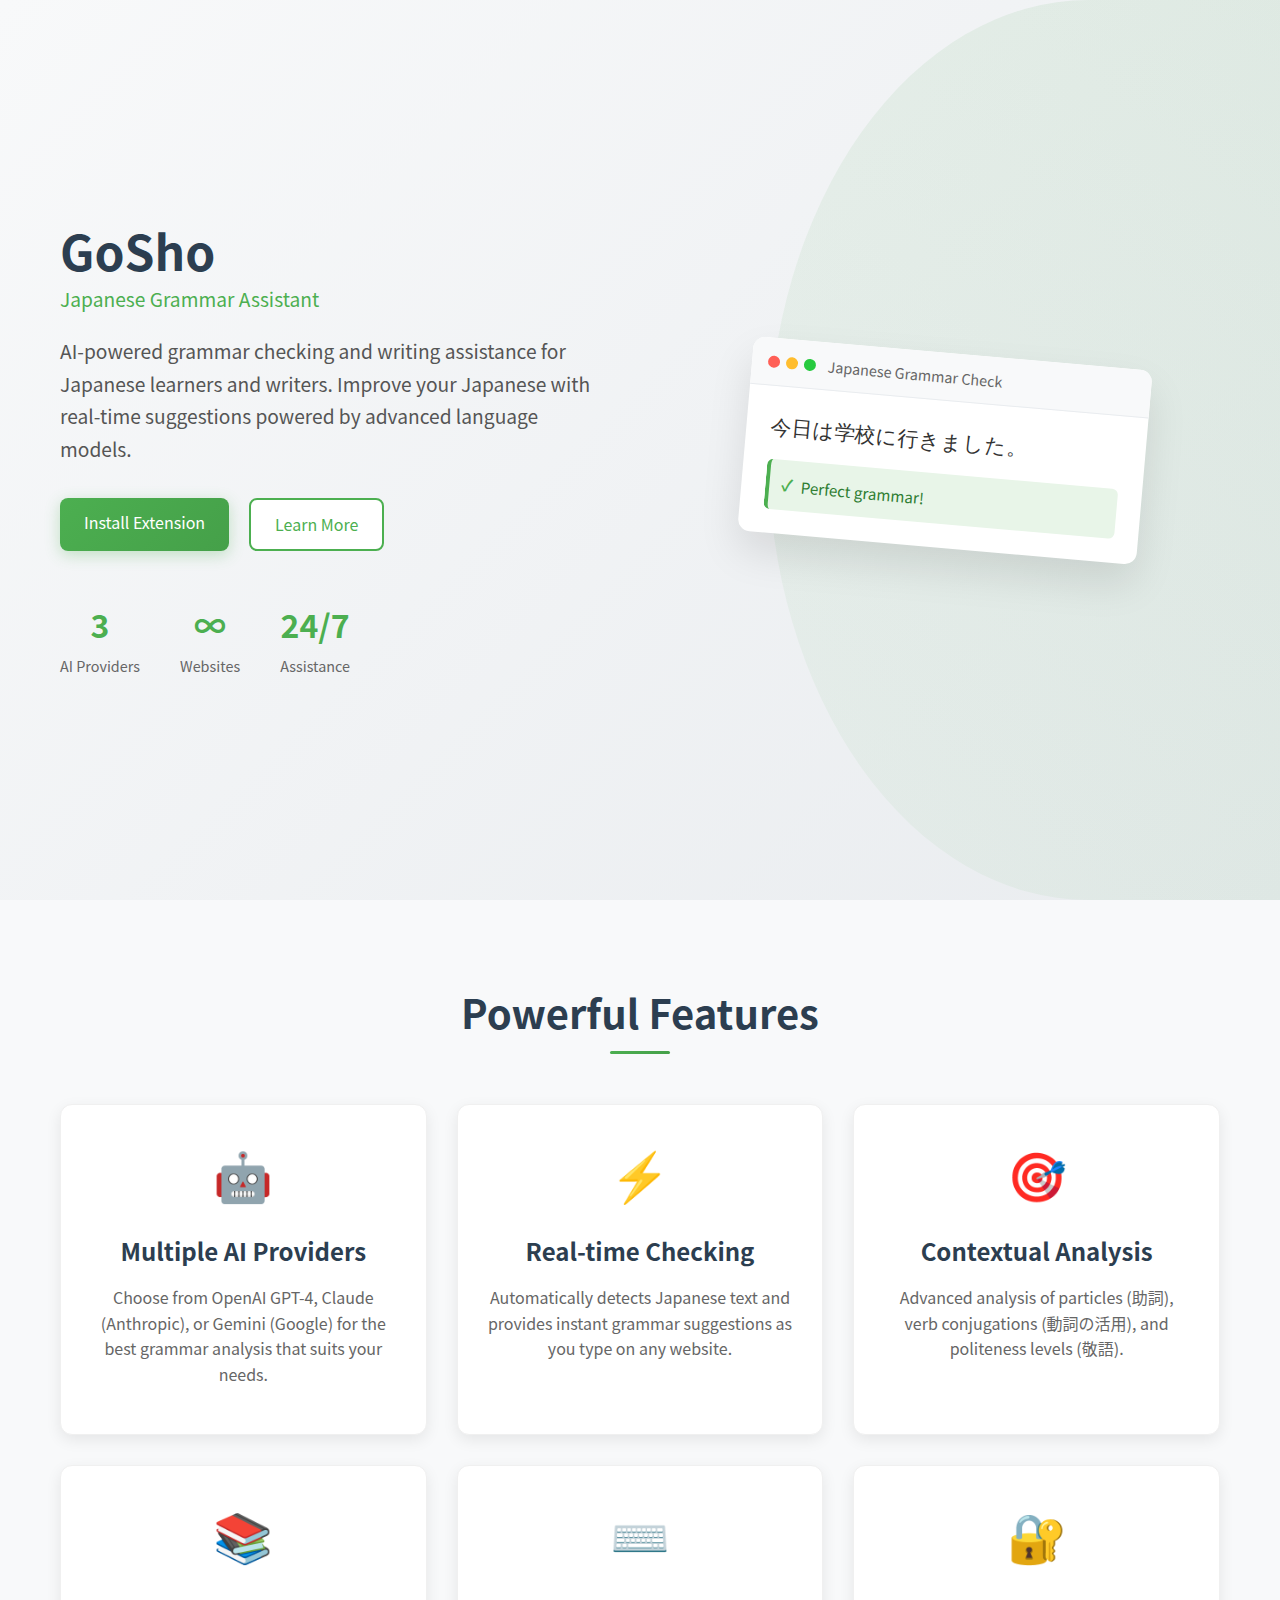
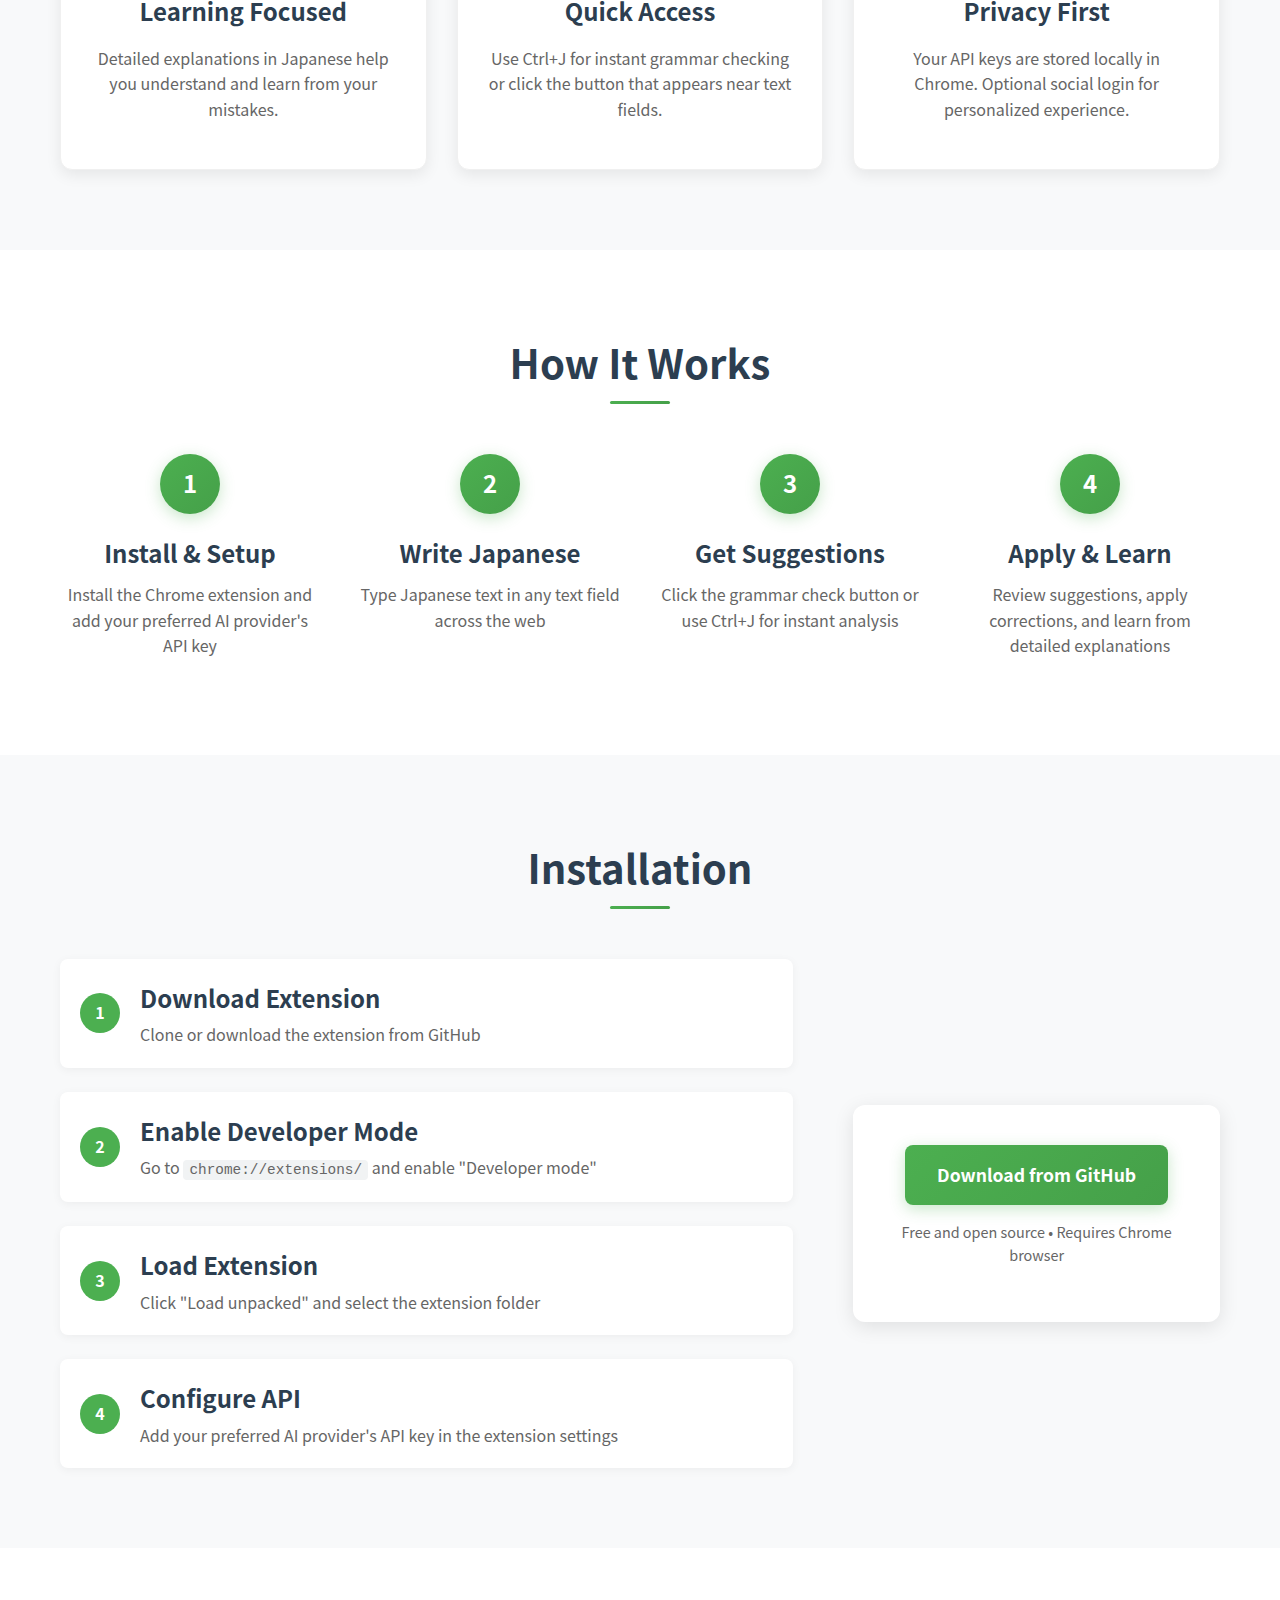
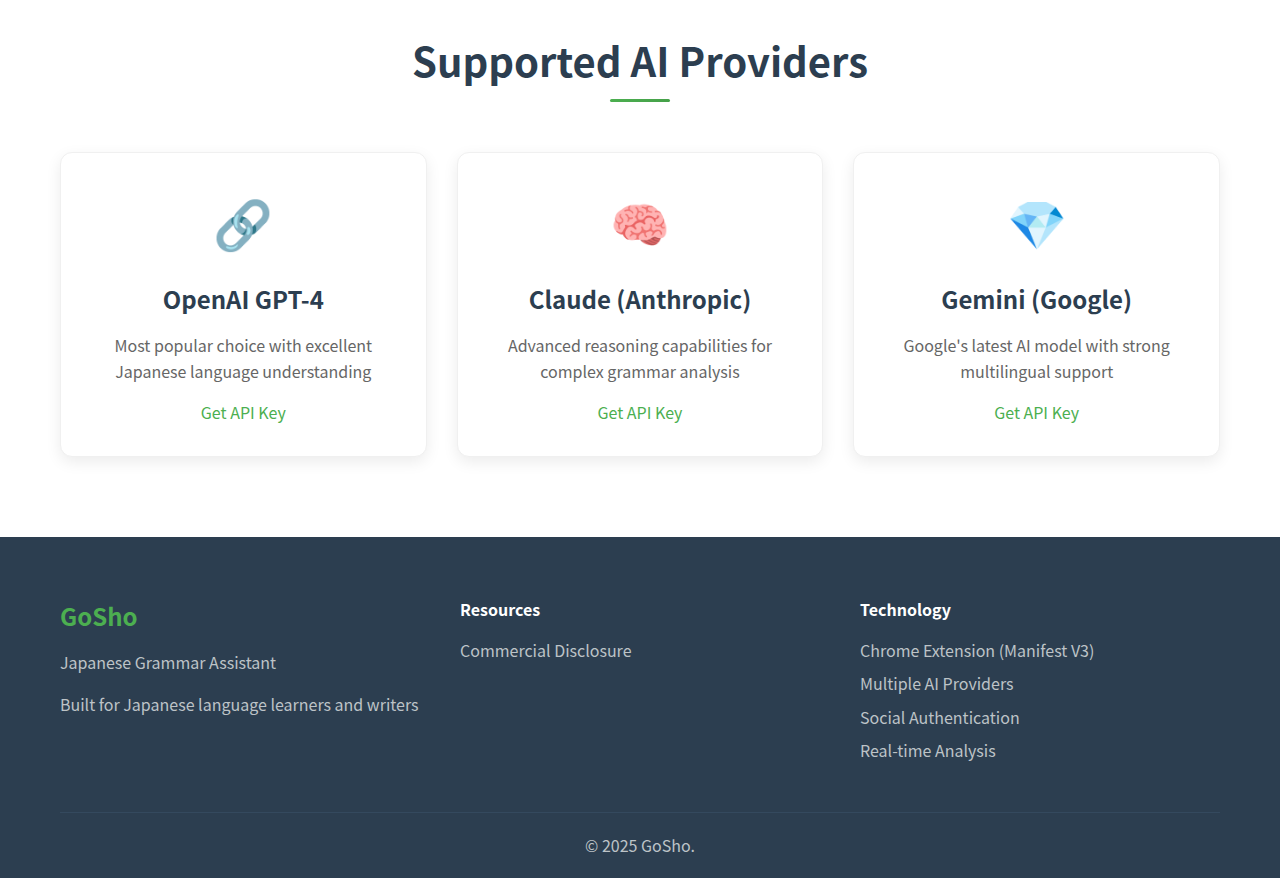
<file: index.html>
<!DOCTYPE html>
<html lang="en">
<head>
    <meta charset="UTF-8">
    <meta name="viewport" content="width=device-width, initial-scale=1.0">
    <title>GoSho - Japanese Grammar Assistant</title>
    <meta name="description" content="AI-powered Japanese grammar checker and writing assistant. Improve your Japanese writing with real-time grammar checking using OpenAI GPT-4, Claude, or Gemini.">
    <link rel="icon" type="image/png" sizes="16x16" href="icons/icon16.png">
    <link rel="icon" type="image/png" sizes="48x48" href="icons/icon48.png">
    <link rel="icon" type="image/png" sizes="128x128" href="icons/icon128.png">
    <link rel="stylesheet" href="landing.css">
</head>
<body>
    <!-- Hero Section -->
    <section class="hero">
        <div class="container">
            <div class="hero-content">
                <div class="hero-text">
                    <h1>GoSho<span class="subtitle">Japanese Grammar Assistant</span></h1>
                    <p class="hero-description">
                        AI-powered grammar checking and writing assistance for Japanese learners and writers.
                        Improve your Japanese with real-time suggestions powered by advanced language models.
                    </p>
                    <div class="hero-actions">
                        <a href="#installation" class="btn btn-primary">Install Extension</a>
                        <a href="#features" class="btn btn-secondary">Learn More</a>
                    </div>
                    <div class="hero-stats">
                        <div class="stat">
                            <span class="stat-number">3</span>
                            <span class="stat-label">AI Providers</span>
                        </div>
                        <div class="stat">
                            <span class="stat-number">∞</span>
                            <span class="stat-label">Websites</span>
                        </div>
                        <div class="stat">
                            <span class="stat-number">24/7</span>
                            <span class="stat-label">Assistance</span>
                        </div>
                    </div>
                </div>
                <div class="hero-visual">
                    <div class="demo-window">
                        <div class="demo-header">
                            <div class="demo-controls">
                                <span class="demo-dot red"></span>
                                <span class="demo-dot yellow"></span>
                                <span class="demo-dot green"></span>
                            </div>
                            <span class="demo-title">Japanese Grammar Check</span>
                        </div>
                        <div class="demo-content">
                            <div class="demo-text">
                                <span class="japanese-text">今日は学校に行きました。</span>
                                <div class="grammar-suggestion">
                                    <span class="suggestion-icon">✓</span>
                                    <span class="suggestion-text">Perfect grammar!</span>
                                </div>
                            </div>
                        </div>
                    </div>
                </div>
            </div>
        </div>
    </section>

    <!-- Features Section -->
    <section id="features" class="features">
        <div class="container">
            <h2 class="section-title">Powerful Features</h2>
            <div class="features-grid">
                <div class="feature-card">
                    <div class="feature-icon">🤖</div>
                    <h3>Multiple AI Providers</h3>
                    <p>Choose from OpenAI GPT-4, Claude (Anthropic), or Gemini (Google) for the best grammar analysis that suits your needs.</p>
                </div>
                <div class="feature-card">
                    <div class="feature-icon">⚡</div>
                    <h3>Real-time Checking</h3>
                    <p>Automatically detects Japanese text and provides instant grammar suggestions as you type on any website.</p>
                </div>
                <div class="feature-card">
                    <div class="feature-icon">🎯</div>
                    <h3>Contextual Analysis</h3>
                    <p>Advanced analysis of particles (助詞), verb conjugations (動詞の活用), and politeness levels (敬語).</p>
                </div>
                <div class="feature-card">
                    <div class="feature-icon">📚</div>
                    <h3>Learning Focused</h3>
                    <p>Detailed explanations in Japanese help you understand and learn from your mistakes.</p>
                </div>
                <div class="feature-card">
                    <div class="feature-icon">⌨️</div>
                    <h3>Quick Access</h3>
                    <p>Use Ctrl+J for instant grammar checking or click the button that appears near text fields.</p>
                </div>
                <div class="feature-card">
                    <div class="feature-icon">🔐</div>
                    <h3>Privacy First</h3>
                    <p>Your API keys are stored locally in Chrome. Optional social login for personalized experience.</p>
                </div>
            </div>
        </div>
    </section>

    <!-- How It Works Section -->
    <section class="how-it-works">
        <div class="container">
            <h2 class="section-title">How It Works</h2>
            <div class="steps">
                <div class="step">
                    <div class="step-number">1</div>
                    <div class="step-content">
                        <h3>Install & Setup</h3>
                        <p>Install the Chrome extension and add your preferred AI provider's API key</p>
                    </div>
                </div>
                <div class="step">
                    <div class="step-number">2</div>
                    <div class="step-content">
                        <h3>Write Japanese</h3>
                        <p>Type Japanese text in any text field across the web</p>
                    </div>
                </div>
                <div class="step">
                    <div class="step-number">3</div>
                    <div class="step-content">
                        <h3>Get Suggestions</h3>
                        <p>Click the grammar check button or use Ctrl+J for instant analysis</p>
                    </div>
                </div>
                <div class="step">
                    <div class="step-number">4</div>
                    <div class="step-content">
                        <h3>Apply & Learn</h3>
                        <p>Review suggestions, apply corrections, and learn from detailed explanations</p>
                    </div>
                </div>
            </div>
        </div>
    </section>

    <!-- Installation Section -->
    <section id="installation" class="installation">
        <div class="container">
            <h2 class="section-title">Installation</h2>
            <div class="installation-content">
                <div class="installation-steps">
                    <div class="install-step">
                        <div class="install-number">1</div>
                        <div class="install-text">
                            <h3>Download Extension</h3>
                            <p>Clone or download the extension from GitHub</p>
                        </div>
                    </div>
                    <div class="install-step">
                        <div class="install-number">2</div>
                        <div class="install-text">
                            <h3>Enable Developer Mode</h3>
                            <p>Go to <code>chrome://extensions/</code> and enable "Developer mode"</p>
                        </div>
                    </div>
                    <div class="install-step">
                        <div class="install-number">3</div>
                        <div class="install-text">
                            <h3>Load Extension</h3>
                            <p>Click "Load unpacked" and select the extension folder</p>
                        </div>
                    </div>
                    <div class="install-step">
                        <div class="install-number">4</div>
                        <div class="install-text">
                            <h3>Configure API</h3>
                            <p>Add your preferred AI provider's API key in the extension settings</p>
                        </div>
                    </div>
                </div>
                <div class="installation-cta">
                    <a href="#" class="btn btn-primary btn-large" target="_blank" rel="noopener">
                        Download from GitHub
                    </a>
                    <p class="installation-note">
                        Free and open source • Requires Chrome browser
                    </p>
                </div>
            </div>
        </div>
    </section>

    <!-- API Providers Section -->
    <section class="providers">
        <div class="container">
            <h2 class="section-title">Supported AI Providers</h2>
            <div class="providers-grid">
                <div class="provider-card">
                    <div class="provider-logo">🔗</div>
                    <h3>OpenAI GPT-4</h3>
                    <p>Most popular choice with excellent Japanese language understanding</p>
                    <a href="https://platform.openai.com/api-keys" target="_blank" rel="noopener" class="provider-link">Get API Key</a>
                </div>
                <div class="provider-card">
                    <div class="provider-logo">🧠</div>
                    <h3>Claude (Anthropic)</h3>
                    <p>Advanced reasoning capabilities for complex grammar analysis</p>
                    <a href="https://console.anthropic.com/" target="_blank" rel="noopener" class="provider-link">Get API Key</a>
                </div>
                <div class="provider-card">
                    <div class="provider-logo">💎</div>
                    <h3>Gemini (Google)</h3>
                    <p>Google's latest AI model with strong multilingual support</p>
                    <a href="https://aistudio.google.com/app/apikey" target="_blank" rel="noopener" class="provider-link">Get API Key</a>
                </div>
            </div>
        </div>
    </section>

    <!-- Footer -->
    <footer class="footer">
        <div class="container">
            <div class="footer-content">
                <div class="footer-info">
                    <h3>GoSho</h3>
                    <p>Japanese Grammar Assistant</p>
                    <p>Built for Japanese language learners and writers</p>
                </div>
                <div class="footer-links">
                    <h4>Resources</h4>
                    <ul>
                        <li><a href="./commercial_disclosure.html" target="_blank" rel="noopener">Commercial Disclosure</a></li>
                    </ul>
                </div>
                <div class="footer-tech">
                    <h4>Technology</h4>
                    <ul>
                        <li>Chrome Extension (Manifest V3)</li>
                        <li>Multiple AI Providers</li>
                        <li>Social Authentication</li>
                        <li>Real-time Analysis</li>
                    </ul>
                </div>
            </div>
            <div class="footer-bottom">
                <p>&copy; 2025 GoSho.</p>
            </div>
        </div>
    </footer>
</body>
</html>
</file>
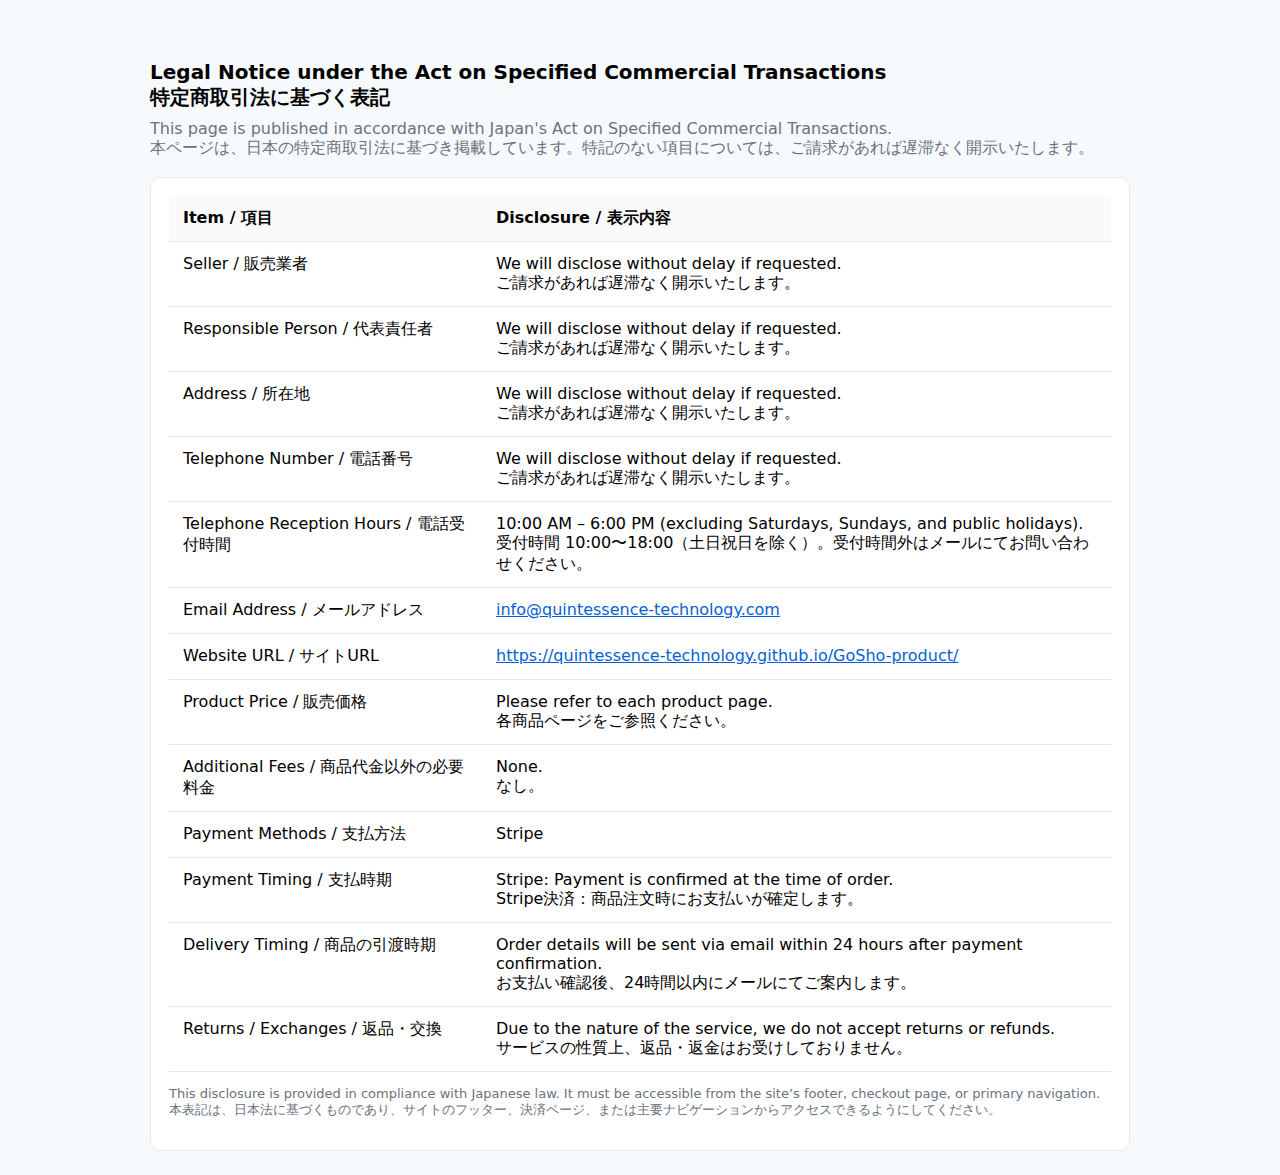
<file: commercial_disclosure.html>
<!doctype html>
<html lang="en">
<head>
  <meta charset="utf-8" />
  <meta name="viewport" content="width=device-width, initial-scale=1" />
  <title>Legal Notice under the Act on Specified Commercial Transactions / 特定商取引法に基づく表記</title>
  <style>
    :root{--bg:#f7fafc;--card:#ffffff;--muted:#6b7280;--border:#e5e7eb}
    html,body{height:100%;margin:0;background:var(--bg);font-family:Inter, ui-sans-serif, system-ui, -apple-system, "Segoe UI", Roboto, "Helvetica Neue", Arial}
    .wrap{max-width:980px;margin:36px auto;padding:24px}
    header h1{margin:0 0 8px;font-size:20px}
    header p{margin:0 0 18px;color:var(--muted)}
    .card{background:var(--card);border:1px solid var(--border);border-radius:10px;padding:18px}
    table{width:100%;border-collapse:collapse}
    th,td{padding:12px 14px;text-align:left;border-bottom:1px solid var(--border);vertical-align:top}
    th{background:#fafafa;font-weight:600}
    a{color:#065fd4}
    footer{margin-top:14px;color:var(--muted);font-size:13px}
    @media (max-width:640px){th,td{padding:10px} header h1{font-size:18px}}
  </style>
</head>
<body>
  <div class="wrap">
    <header>
      <h1>Legal Notice under the Act on Specified Commercial Transactions<br>特定商取引法に基づく表記</h1>
      <p>
        This page is published in accordance with Japan's Act on Specified Commercial Transactions.<br>
        本ページは、日本の特定商取引法に基づき掲載しています。特記のない項目については、ご請求があれば遅滞なく開示いたします。
      </p>
    </header>

    <section class="card" aria-labelledby="main-heading">
      <table>
        <thead>
          <tr>
            <th>Item / 項目</th>
            <th>Disclosure / 表示内容</th>
          </tr>
        </thead>
        <tbody>
          <tr>
            <td>Seller / 販売業者</td>
            <td>We will disclose without delay if requested.<br>ご請求があれば遅滞なく開示いたします。</td>
          </tr>

          <tr>
            <td>Responsible Person / 代表責任者</td>
            <td>We will disclose without delay if requested.<br>ご請求があれば遅滞なく開示いたします。</td>
          </tr>

          <tr>
            <td>Address / 所在地</td>
            <td>We will disclose without delay if requested.<br>ご請求があれば遅滞なく開示いたします。</td>
          </tr>

          <tr>
            <td>Telephone Number / 電話番号</td>
            <td>We will disclose without delay if requested.<br>ご請求があれば遅滞なく開示いたします。</td>
          </tr>

          <tr>
            <td>Telephone Reception Hours / 電話受付時間</td>
            <td>
              10:00 AM – 6:00 PM (excluding Saturdays, Sundays, and public holidays).<br>
              受付時間 10:00〜18:00（土日祝日を除く）。受付時間外はメールにてお問い合わせください。
            </td>
          </tr>

          <tr>
            <td>Email Address / メールアドレス</td>
            <td><a href="mailto:info@quintessence-technology.com">info@quintessence-technology.com</a></td>
          </tr>

          <tr>
            <td>Website URL / サイトURL</td>
            <td><a href="https://quintessence-technology.github.io/GoSho-product/" target="_blank" rel="noopener">https://quintessence-technology.github.io/GoSho-product/</a></td>
          </tr>

          <tr>
            <td>Product Price / 販売価格</td>
            <td>Please refer to each product page.<br>各商品ページをご参照ください。</td>
          </tr>

          <tr>
            <td>Additional Fees / 商品代金以外の必要料金</td>
            <td>None.<br>なし。</td>
          </tr>

          <tr>
            <td>Payment Methods / 支払方法</td>
            <td>Stripe</td>
          </tr>

          <tr>
            <td>Payment Timing / 支払時期</td>
            <td>Stripe: Payment is confirmed at the time of order.<br>Stripe決済：商品注文時にお支払いが確定します。</td>
          </tr>

          <tr>
            <td>Delivery Timing / 商品の引渡時期</td>
            <td>Order details will be sent via email within 24 hours after payment confirmation.<br>お支払い確認後、24時間以内にメールにてご案内します。</td>
          </tr>

          <tr>
            <td>Returns / Exchanges / 返品・交換</td>
            <td>Due to the nature of the service, we do not accept returns or refunds.<br>サービスの性質上、返品・返金はお受けしておりません。</td>
          </tr>
        </tbody>
      </table>

      <footer>
        <p>
          This disclosure is provided in compliance with Japanese law. It must be accessible from the site’s footer, checkout page, or primary navigation.<br>
          本表記は、日本法に基づくものであり、サイトのフッター、決済ページ、または主要ナビゲーションからアクセスできるようにしてください。
        </p>
      </footer>
    </section>
  </div>
</body>
</html>
</file>
<file: landing.css>
/* GoSho Landing Page Styles - Modern Minimalist Design */

/* Reset and Base Styles */
* {
    margin: 0;
    padding: 0;
    box-sizing: border-box;
}

html {
    scroll-behavior: smooth;
}

body {
    font-family: 'Hiragino Sans', 'Hiragino Kaku Gothic ProN', 'Noto Sans CJK JP', 'Yu Gothic', 'Meiryo', sans-serif;
    line-height: 1.6;
    color: #333;
    background: #ffffff;
}

.container {
    max-width: 1200px;
    margin: 0 auto;
    padding: 0 20px;
}

/* Typography */
h1, h2, h3, h4 {
    font-weight: 600;
    margin-bottom: 1rem;
}

h1 {
    font-size: 3rem;
    line-height: 1.2;
}

h2 {
    font-size: 2.5rem;
}

h3 {
    font-size: 1.5rem;
}

p {
    margin-bottom: 1rem;
    color: #666;
}

/* Buttons */
.btn {
    display: inline-block;
    padding: 12px 24px;
    text-decoration: none;
    border-radius: 8px;
    font-weight: 500;
    font-size: 1rem;
    transition: all 0.3s ease;
    border: none;
    cursor: pointer;
    text-align: center;
}

.btn-primary {
    background: linear-gradient(135deg, #4CAF50, #45a049);
    color: white;
    box-shadow: 0 4px 15px rgba(76, 175, 80, 0.3);
}

.btn-primary:hover {
    transform: translateY(-2px);
    box-shadow: 0 6px 20px rgba(76, 175, 80, 0.4);
}

.btn-secondary {
    background: white;
    color: #4CAF50;
    border: 2px solid #4CAF50;
}

.btn-secondary:hover {
    background: #4CAF50;
    color: white;
    transform: translateY(-2px);
}

.btn-large {
    padding: 16px 32px;
    font-size: 1.1rem;
    font-weight: 600;
}

/* Hero Section */
.hero {
    min-height: 100vh;
    display: flex;
    align-items: center;
    background: linear-gradient(135deg, #f8f9fa 0%, #e9ecef 100%);
    position: relative;
    overflow: hidden;
}

.hero::before {
    content: '';
    position: absolute;
    top: 0;
    right: 0;
    width: 50%;
    height: 100%;
    background: linear-gradient(45deg, rgba(76, 175, 80, 0.05), rgba(69, 160, 73, 0.1));
    border-radius: 50% 0 0 50%;
    transform: translateX(20%);
}

.hero-content {
    display: grid;
    grid-template-columns: 1fr 1fr;
    gap: 60px;
    align-items: center;
    position: relative;
    z-index: 2;
}

.hero-text h1 {
    margin-bottom: 1.5rem;
    color: #2c3e50;
}

.subtitle {
    display: block;
    font-size: 1.2rem;
    font-weight: 400;
    color: #4CAF50;
    margin-top: 0.5rem;
}

.hero-description {
    font-size: 1.2rem;
    margin-bottom: 2rem;
    color: #555;
    line-height: 1.7;
}

.hero-actions {
    display: flex;
    gap: 20px;
    margin-bottom: 3rem;
    flex-wrap: wrap;
}

.hero-stats {
    display: flex;
    gap: 40px;
    flex-wrap: wrap;
}

.stat {
    text-align: center;
}

.stat-number {
    display: block;
    font-size: 2rem;
    font-weight: 700;
    color: #4CAF50;
}

.stat-label {
    display: block;
    font-size: 0.9rem;
    color: #666;
    margin-top: 4px;
}

/* Hero Visual */
.hero-visual {
    display: flex;
    justify-content: center;
    align-items: center;
}

.demo-window {
    background: white;
    border-radius: 12px;
    box-shadow: 0 20px 40px rgba(0, 0, 0, 0.1);
    overflow: hidden;
    width: 100%;
    max-width: 400px;
    transform: rotate(5deg);
    transition: transform 0.3s ease;
}

.demo-window:hover {
    transform: rotate(0deg) scale(1.05);
}

.demo-header {
    background: #f8f9fa;
    padding: 12px 16px;
    display: flex;
    align-items: center;
    gap: 12px;
    border-bottom: 1px solid #e9ecef;
}

.demo-controls {
    display: flex;
    gap: 6px;
}

.demo-dot {
    width: 12px;
    height: 12px;
    border-radius: 50%;
}

.demo-dot.red { background: #ff5f56; }
.demo-dot.yellow { background: #ffbd2e; }
.demo-dot.green { background: #27ca3f; }

.demo-title {
    font-size: 0.9rem;
    color: #666;
    font-weight: 500;
}

.demo-content {
    padding: 24px;
}

.japanese-text {
    font-size: 1.3rem;
    color: #333;
    display: block;
    margin-bottom: 16px;
    font-family: 'Hiragino Sans', 'Yu Gothic', sans-serif;
}

.grammar-suggestion {
    display: flex;
    align-items: center;
    gap: 8px;
    padding: 12px;
    background: #e8f5e8;
    border-radius: 6px;
    border-left: 4px solid #4CAF50;
}

.suggestion-icon {
    color: #4CAF50;
    font-weight: bold;
}

.suggestion-text {
    color: #2e7d32;
    font-size: 0.95rem;
}

/* Section Styles */
section {
    padding: 80px 0;
}

.section-title {
    text-align: center;
    margin-bottom: 60px;
    color: #2c3e50;
    position: relative;
}

.section-title::after {
    content: '';
    position: absolute;
    bottom: -10px;
    left: 50%;
    transform: translateX(-50%);
    width: 60px;
    height: 3px;
    background: linear-gradient(135deg, #4CAF50, #45a049);
    border-radius: 2px;
}

/* Features Section */
.features {
    background: #f8f9fa;
}

.features-grid {
    display: grid;
    grid-template-columns: repeat(auto-fit, minmax(350px, 1fr));
    gap: 30px;
}

.feature-card {
    background: white;
    padding: 30px;
    border-radius: 12px;
    text-align: center;
    box-shadow: 0 5px 15px rgba(0, 0, 0, 0.08);
    transition: transform 0.3s ease, box-shadow 0.3s ease;
    border: 1px solid #f0f0f0;
}

.feature-card:hover {
    transform: translateY(-5px);
    box-shadow: 0 10px 30px rgba(0, 0, 0, 0.15);
}

.feature-icon {
    font-size: 3rem;
    margin-bottom: 20px;
    display: block;
}

.feature-card h3 {
    color: #2c3e50;
    margin-bottom: 15px;
}

.feature-card p {
    color: #666;
    line-height: 1.6;
}

/* How It Works Section */
.steps {
    display: grid;
    grid-template-columns: repeat(auto-fit, minmax(250px, 1fr));
    gap: 40px;
    margin-top: 40px;
}

.step {
    text-align: center;
    position: relative;
}

.step-number {
    width: 60px;
    height: 60px;
    background: linear-gradient(135deg, #4CAF50, #45a049);
    color: white;
    border-radius: 50%;
    display: flex;
    align-items: center;
    justify-content: center;
    font-size: 1.5rem;
    font-weight: 700;
    margin: 0 auto 20px auto;
    box-shadow: 0 4px 15px rgba(76, 175, 80, 0.3);
}

.step h3 {
    color: #2c3e50;
    margin-bottom: 10px;
}

.step p {
    color: #666;
}

/* Installation Section */
.installation {
    background: #f8f9fa;
}

.installation-content {
    display: grid;
    grid-template-columns: 2fr 1fr;
    gap: 60px;
    align-items: center;
}

.installation-steps {
    display: flex;
    flex-direction: column;
    gap: 24px;
}

.install-step {
    display: flex;
    align-items: center;
    gap: 20px;
    padding: 20px;
    background: white;
    border-radius: 8px;
    box-shadow: 0 2px 10px rgba(0, 0, 0, 0.05);
}

.install-number {
    width: 40px;
    height: 40px;
    background: #4CAF50;
    color: white;
    border-radius: 50%;
    display: flex;
    align-items: center;
    justify-content: center;
    font-weight: 700;
    flex-shrink: 0;
}

.install-text h3 {
    margin-bottom: 5px;
    color: #2c3e50;
}

.install-text p {
    margin: 0;
    color: #666;
}

.install-text code {
    background: #f1f3f4;
    padding: 2px 6px;
    border-radius: 4px;
    font-family: 'Monaco', 'Consolas', monospace;
    font-size: 0.9rem;
}

.installation-cta {
    text-align: center;
    padding: 40px;
    background: white;
    border-radius: 12px;
    box-shadow: 0 5px 20px rgba(0, 0, 0, 0.1);
}

.installation-note {
    margin-top: 15px;
    font-size: 0.9rem;
    color: #666;
}

/* Providers Section */
.providers-grid {
    display: grid;
    grid-template-columns: repeat(auto-fit, minmax(300px, 1fr));
    gap: 30px;
}

.provider-card {
    background: white;
    padding: 30px;
    border-radius: 12px;
    text-align: center;
    box-shadow: 0 5px 15px rgba(0, 0, 0, 0.08);
    transition: transform 0.3s ease;
    border: 1px solid #f0f0f0;
}

.provider-card:hover {
    transform: translateY(-5px);
}

.provider-logo {
    font-size: 3rem;
    margin-bottom: 20px;
}

.provider-card h3 {
    color: #2c3e50;
    margin-bottom: 15px;
}

.provider-link {
    color: #4CAF50;
    text-decoration: none;
    font-weight: 500;
    border-bottom: 1px solid transparent;
    transition: border-color 0.3s ease;
}

.provider-link:hover {
    border-bottom-color: #4CAF50;
}

/* Footer */
.footer {
    background: #2c3e50;
    color: white;
    padding: 60px 0 20px 0;
}

.footer-content {
    display: grid;
    grid-template-columns: repeat(auto-fit, minmax(250px, 1fr));
    gap: 40px;
    margin-bottom: 40px;
}

.footer-info h3 {
    color: #4CAF50;
    margin-bottom: 15px;
}

.footer-info p {
    color: #bdc3c7;
}

.footer-links h4,
.footer-tech h4 {
    color: white;
    margin-bottom: 15px;
}

.footer-links ul,
.footer-tech ul {
    list-style: none;
}

.footer-links li,
.footer-tech li {
    margin-bottom: 8px;
}

.footer-links a {
    color: #bdc3c7;
    text-decoration: none;
    transition: color 0.3s ease;
}

.footer-links a:hover {
    color: #4CAF50;
}

.footer-tech li {
    color: #bdc3c7;
}

.footer-bottom {
    text-align: center;
    padding-top: 20px;
    border-top: 1px solid #34495e;
}

.footer-bottom p {
    color: #bdc3c7;
    margin: 0;
}

/* Responsive Design */
@media (max-width: 768px) {
    .hero-content {
        grid-template-columns: 1fr;
        gap: 40px;
        text-align: center;
    }
    
    .hero-text h1 {
        font-size: 2.5rem;
    }
    
    .hero-actions {
        justify-content: center;
    }
    
    .hero-stats {
        justify-content: center;
    }
    
    .installation-content {
        grid-template-columns: 1fr;
        gap: 40px;
    }
    
    .install-step {
        flex-direction: column;
        text-align: center;
        gap: 15px;
    }
    
    .container {
        padding: 0 15px;
    }
    
    section {
        padding: 60px 0;
    }
    
    .features-grid,
    .providers-grid {
        grid-template-columns: 1fr;
    }
    
    .steps {
        grid-template-columns: 1fr;
    }
}

@media (max-width: 480px) {
    .hero-text h1 {
        font-size: 2rem;
    }
    
    .section-title {
        font-size: 2rem;
    }
    
    .hero-actions {
        flex-direction: column;
        align-items: center;
    }
    
    .btn {
        width: 100%;
        max-width: 300px;
    }
}

/* Accessibility */
@media (prefers-reduced-motion: reduce) {
    * {
        animation-duration: 0.01ms !important;
        animation-iteration-count: 1 !important;
        transition-duration: 0.01ms !important;
    }
    
    html {
        scroll-behavior: auto;
    }
}

/* Focus styles for keyboard navigation */
.btn:focus,
.provider-link:focus,
.footer-links a:focus {
    outline: 2px solid #4CAF50;
    outline-offset: 2px;
}

/* Print styles */
@media print {
    .hero::before {
        display: none;
    }
    
    .btn {
        border: 1px solid #4CAF50;
    }
}
</file>
